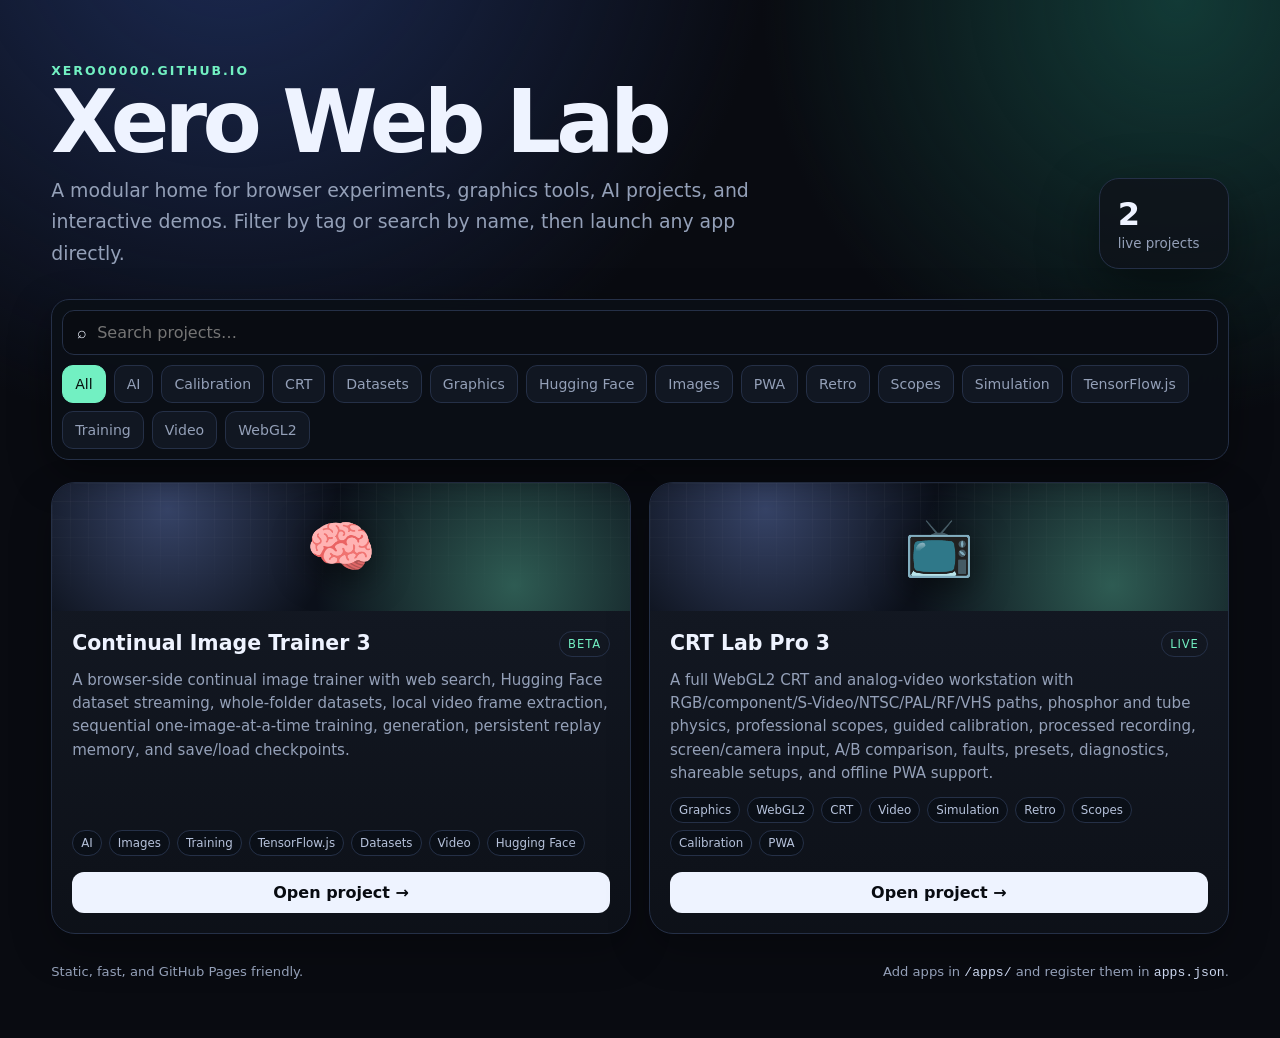
<file: index.html>
<!doctype html>
<html lang="en">
<head>
<meta charset="utf-8">
<meta name="viewport" content="width=device-width,initial-scale=1,viewport-fit=cover">
<meta name="theme-color" content="#090b11">
<title>Xero Web Lab</title>
<style>
:root{color-scheme:dark;--bg:#090b11;--panel:#10141d;--panel2:#151b27;--text:#eef3ff;--muted:#94a0b8;--line:#253047;--accent:#8ba8ff;--accent2:#72f0c2;--shadow:0 20px 60px #0007}*{box-sizing:border-box}html,body{margin:0;min-height:100%;background:radial-gradient(circle at 18% -10%,#1c2b55 0,transparent 34rem),radial-gradient(circle at 92% 0,#123a36 0,transparent 26rem),var(--bg);color:var(--text);font-family:Inter,ui-sans-serif,system-ui,-apple-system,BlinkMacSystemFont,"Segoe UI",sans-serif}body{padding:clamp(18px,4vw,52px)}a{color:inherit}.shell{width:min(1180px,100%);margin:auto}.hero{display:grid;grid-template-columns:1fr auto;gap:24px;align-items:end;margin:12px 0 30px}.eyebrow{font-size:.78rem;letter-spacing:.16em;text-transform:uppercase;color:var(--accent2);font-weight:800}.hero h1{font-size:clamp(2.5rem,8vw,5.4rem);line-height:.92;letter-spacing:-.055em;margin:.3rem 0 .8rem}.hero p{max-width:700px;margin:0;color:var(--muted);font-size:clamp(1rem,2vw,1.18rem);line-height:1.65}.count{border:1px solid var(--line);background:#0e121acc;border-radius:20px;padding:16px 18px;min-width:130px;box-shadow:var(--shadow)}.count strong{font-size:2rem;display:block}.count span{color:var(--muted);font-size:.84rem}.toolbar{position:sticky;top:12px;z-index:5;display:flex;gap:10px;flex-wrap:wrap;padding:10px;background:#0b0f17dd;border:1px solid var(--line);border-radius:18px;backdrop-filter:blur(18px);box-shadow:0 14px 40px #0006}.search{flex:1 1 260px;display:flex;align-items:center;gap:10px;padding:0 14px;border:1px solid var(--line);border-radius:12px;background:#090c12}.search input{width:100%;border:0;outline:0;background:transparent;color:var(--text);font:inherit;padding:12px 0}.tags{display:flex;gap:8px;flex-wrap:wrap}.tag-btn{border:1px solid var(--line);background:#111722;color:var(--muted);padding:10px 12px;border-radius:11px;cursor:pointer;font:inherit;font-size:.88rem}.tag-btn:hover,.tag-btn.active{color:#07100d;background:var(--accent2);border-color:var(--accent2)}.grid{display:grid;grid-template-columns:repeat(auto-fit,minmax(min(100%,320px),1fr));gap:18px;margin-top:22px}.card{min-height:290px;border:1px solid var(--line);border-radius:24px;overflow:hidden;background:linear-gradient(180deg,#151b27ee,#0d1119ee);box-shadow:0 16px 40px #0004;display:flex;flex-direction:column;transition:transform .18s ease,border-color .18s ease}.card:hover{transform:translateY(-3px);border-color:#52658e}.art{height:128px;display:grid;place-items:center;position:relative;overflow:hidden;background:radial-gradient(circle at 20% 20%,#8ba8ff55,transparent 36%),radial-gradient(circle at 80% 80%,#72f0c255,transparent 42%),#0c111b}.art::after{content:"";position:absolute;inset:0;background-image:linear-gradient(#ffffff08 1px,transparent 1px),linear-gradient(90deg,#ffffff08 1px,transparent 1px);background-size:18px 18px;mask-image:linear-gradient(to bottom,#000,transparent)}.glyph{font-size:3.5rem;filter:drop-shadow(0 8px 18px #0009);z-index:1}.body{padding:20px;display:flex;flex-direction:column;gap:12px;flex:1}.row{display:flex;align-items:flex-start;justify-content:space-between;gap:12px}.body h2{margin:0;font-size:1.28rem}.status{font-size:.72rem;text-transform:uppercase;letter-spacing:.08em;padding:5px 8px;border-radius:999px;border:1px solid var(--line);color:var(--accent2)}.body p{margin:0;color:var(--muted);line-height:1.55;font-size:.94rem}.chips{display:flex;flex-wrap:wrap;gap:7px;margin-top:auto}.chip{font-size:.74rem;color:#b6c2db;background:#0a0f17;border:1px solid var(--line);padding:5px 8px;border-radius:999px}.open{margin-top:4px;display:inline-flex;align-items:center;justify-content:center;text-decoration:none;font-weight:800;background:var(--text);color:#080b11;border-radius:12px;padding:11px 14px}.empty{grid-column:1/-1;border:1px dashed var(--line);border-radius:20px;color:var(--muted);padding:46px;text-align:center}.footer{margin:30px 0 8px;color:var(--muted);font-size:.82rem;display:flex;justify-content:space-between;gap:18px;flex-wrap:wrap}.footer code{color:#cbd6ee}@media(max-width:650px){body{padding:18px}.hero{grid-template-columns:1fr}.count{display:none}.toolbar{top:8px}.card{min-height:270px}}
</style>
</head>
<body>
<main class="shell">
  <section class="hero">
    <div>
      <div class="eyebrow">xero00000.github.io</div>
      <h1>Xero Web Lab</h1>
      <p>A modular home for browser experiments, graphics tools, AI projects, and interactive demos. Filter by tag or search by name, then launch any app directly.</p>
    </div>
    <div class="count"><strong id="appCount">—</strong><span>live projects</span></div>
  </section>

  <section class="toolbar" aria-label="Project filters">
    <label class="search" aria-label="Search projects"><span>⌕</span><input id="search" type="search" placeholder="Search projects…" autocomplete="off"></label>
    <div class="tags" id="tags"></div>
  </section>

  <section class="grid" id="grid" aria-live="polite"><div class="empty">Loading project registry…</div></section>
  <footer class="footer"><span>Static, fast, and GitHub Pages friendly.</span><span>Add apps in <code>/apps/</code> and register them in <code>apps.json</code>.</span></footer>
</main>
<script>
const glyphs={"image-trainer":"🧠","retro-pvm":"📺"};
let apps=[],activeTag="All";
const grid=document.querySelector('#grid'),tagsEl=document.querySelector('#tags'),search=document.querySelector('#search');
const esc=s=>String(s??'').replace(/[&<>'"]/g,c=>({'&':'&amp;','<':'&lt;','>':'&gt;',"'":'&#39;','"':'&quot;'}[c]));
function renderTags(){const tags=['All',...new Set(apps.flatMap(a=>a.tags||[]))].sort((a,b)=>a==='All'?-1:b==='All'?1:a.localeCompare(b));tagsEl.innerHTML=tags.map(t=>`<button class="tag-btn ${t===activeTag?'active':''}" data-tag="${esc(t)}">${esc(t)}</button>`).join('');tagsEl.querySelectorAll('button').forEach(b=>b.onclick=()=>{activeTag=b.dataset.tag;renderTags();render()})}
function render(){const q=search.value.trim().toLowerCase();const shown=apps.filter(a=>(activeTag==='All'||(a.tags||[]).includes(activeTag))&&(!q||[a.title,a.description,...(a.tags||[])].join(' ').toLowerCase().includes(q)));if(!shown.length){grid.innerHTML='<div class="empty">No projects match that filter.</div>';return}grid.innerHTML=shown.map(a=>`<article class="card"><div class="art"><div class="glyph">${glyphs[a.id]||'✦'}</div></div><div class="body"><div class="row"><h2>${esc(a.title)}</h2><span class="status">${esc(a.status||'live')}</span></div><p>${esc(a.description)}</p><div class="chips">${(a.tags||[]).map(t=>`<span class="chip">${esc(t)}</span>`).join('')}</div><a class="open" href="${esc(a.path)}">Open project →</a></div></article>`).join('')}
search.addEventListener('input',render);
fetch('./apps.json',{cache:'no-store'}).then(r=>{if(!r.ok)throw Error(`HTTP ${r.status}`);return r.json()}).then(data=>{apps=data.filter(a=>a&&a.path&&a.title);document.querySelector('#appCount').textContent=apps.length;renderTags();render()}).catch(err=>{grid.innerHTML=`<div class="empty">Could not load apps.json: ${esc(err.message)}</div>`});
</script>
</body>
</html>
</file>
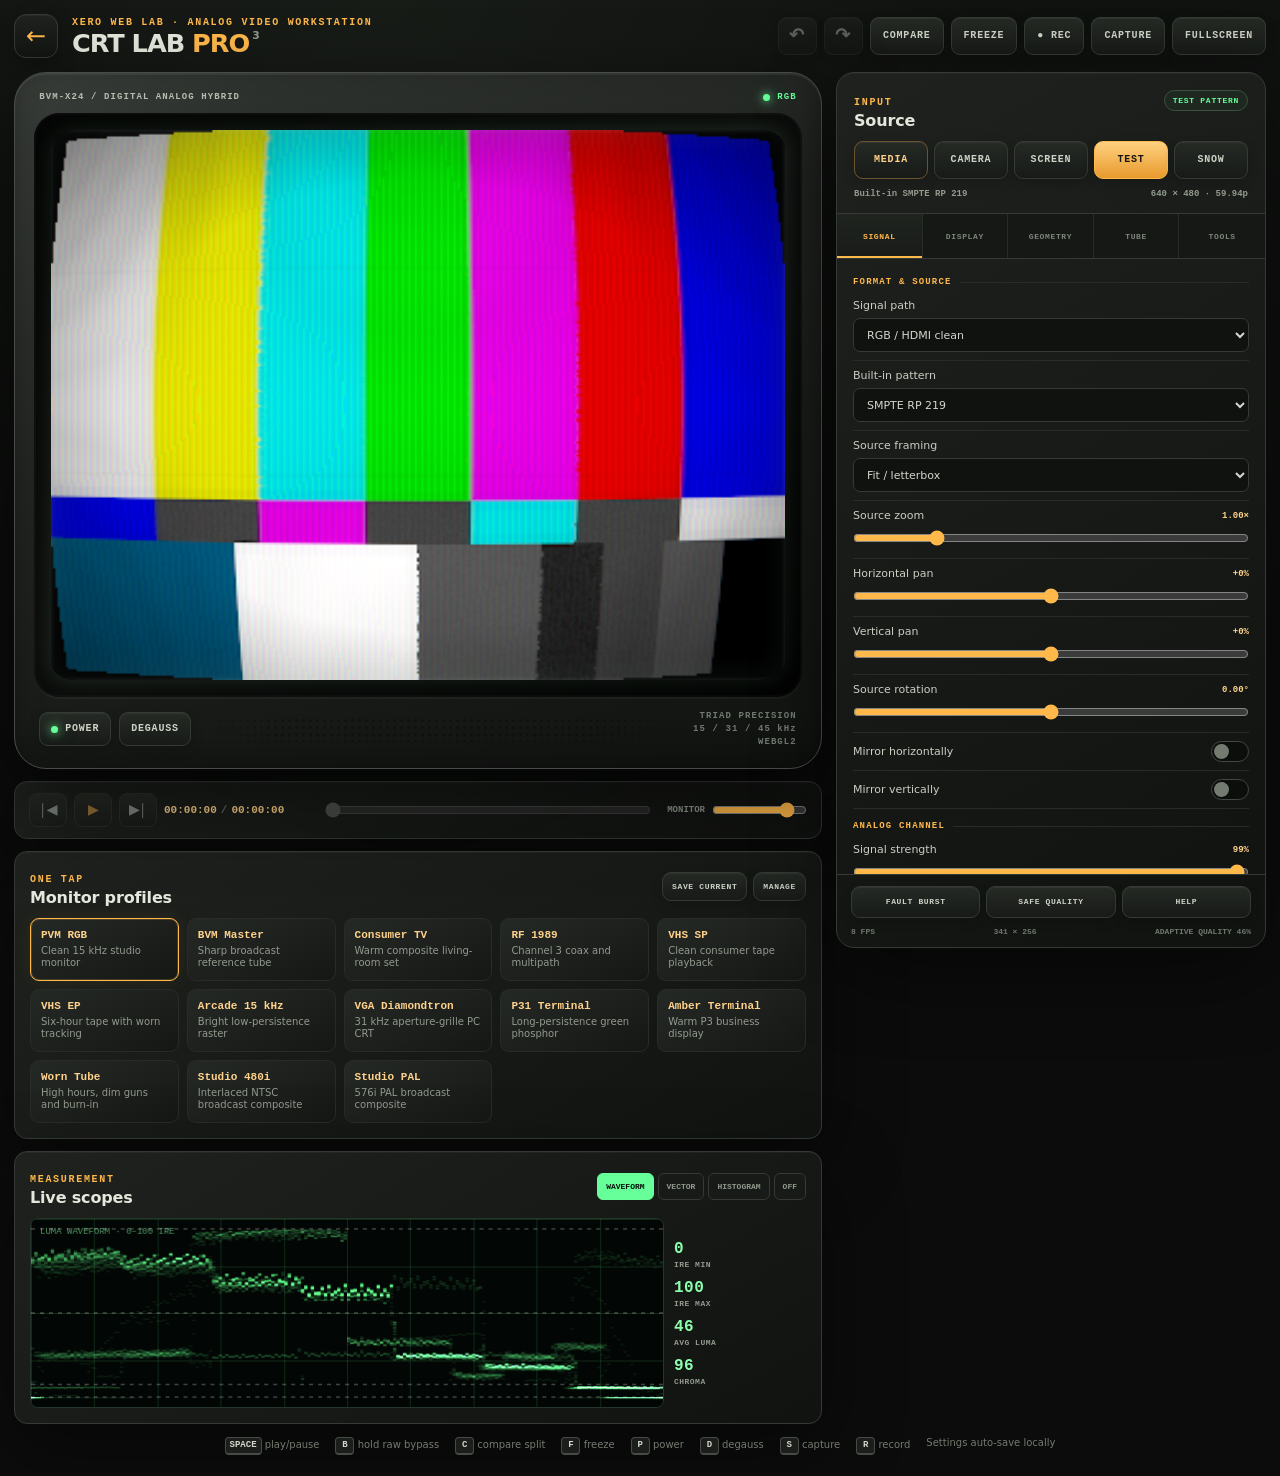
<file: apps/retro-pvm/index.html>
<!DOCTYPE html>
<html lang="en">
<head>
  <meta charset="UTF-8" />
  <meta name="viewport" content="width=device-width, initial-scale=1, viewport-fit=cover" />
  <meta name="theme-color" content="#0d0e0d" />
  <meta name="color-scheme" content="dark" />
  <meta name="description" content="CRT Lab Pro is a GPU-accelerated analog video and cathode-ray tube simulator with calibration patterns, scopes, recording, and monitor presets." />
  <title>CRT Lab Pro — Xero Web Lab</title>
  <link rel="manifest" href="manifest.webmanifest" />
  <link rel="icon" href="icon.svg" type="image/svg+xml" />
  <link rel="stylesheet" href="style.css" />
</head>
<body>
<div class="app-shell" id="appShell">
    <header class="topbar">
      <div class="brand-wrap">
        <a class="home-link" href="../../" aria-label="Back to project hub">←</a>
        <div>
          <div class="eyebrow">XERO WEB LAB · ANALOG VIDEO WORKSTATION</div>
          <h1>CRT LAB <span>PRO</span><sup>3</sup></h1>
        </div>
      </div>
      <div class="top-actions" role="toolbar" aria-label="Main actions">
        <button class="pill-btn compact" id="undoBtn" title="Undo last adjustment" aria-label="Undo">↶</button>
        <button class="pill-btn compact" id="redoBtn" title="Redo adjustment" aria-label="Redo">↷</button>
        <button class="pill-btn" id="compareBtn" title="Toggle split comparison; hold B for full bypass">COMPARE</button>
        <button class="pill-btn" id="freezeBtn" title="Freeze the current raster">FREEZE</button>
        <button class="pill-btn record" id="recordBtn" title="Record processed output">● REC</button>
        <button class="pill-btn" id="screenshotBtn" title="Save rendered CRT frame">CAPTURE</button>
        <button class="pill-btn" id="fullscreenBtn">FULLSCREEN</button>
        <button class="pill-btn hidden" id="installBtn">INSTALL</button>
      </div>
    </header>

    <main class="workspace">
      <section class="monitor-column">
        <div class="monitor-wrap" id="monitorWrap">
          <div class="monitor-shell">
            <div class="monitor-topline">
              <span class="model-label">BVM-X24 / DIGITAL ANALOG HYBRID</span>
              <span class="signal-led"><i id="signalLed"></i><b id="signalLabel">RGB</b></span>
            </div>

            <div class="screen-bezel">
              <div class="screen-stage" id="screenStage">
                <canvas id="glcanvas" aria-label="CRT simulation output"></canvas>
                <div class="glass-glare" id="glassGlare"></div>
                <div class="glass-reflection"></div>
                <div class="compare-line" id="compareLine" aria-hidden="true"><span>RAW</span><span>CRT</span></div>
                <input class="compare-slider" id="compareSlider" type="range" min="0" max="1" step="0.001" value="0.5" aria-label="Comparison split position" />
                <div class="osd" id="osd" aria-live="polite">
                  <div class="osd-kicker" id="osdKicker">CRT LAB</div>
                  <div class="osd-main" id="osdMain">READY</div>
                  <div class="osd-sub" id="osdSub">LOAD MEDIA OR CHOOSE A SOURCE</div>
                </div>
                <div class="record-indicator" id="recordIndicator"><i></i><b>REC</b><span id="recordTime">00:00</span></div>
                <div class="drop-hint" id="dropHint">
                  <strong>DROP OR PASTE MEDIA</strong>
                  <span>image or video</span>
                </div>
                <div class="calibration-card" id="calibrationCard" role="dialog" aria-modal="false" aria-live="polite">
                  <div class="calibration-step" id="calibrationStep">STEP 1 OF 7</div>
                  <h3 id="calibrationTitle">Black level</h3>
                  <p id="calibrationText">Adjust black level until the below-black bar disappears while the next bar remains barely visible.</p>
                  <div class="calibration-actions">
                    <button id="calibrationPrev">BACK</button>
                    <button id="calibrationNext">NEXT</button>
                    <button id="calibrationExit">EXIT</button>
                  </div>
                </div>
              </div>
            </div>

            <div class="monitor-controls">
              <div class="control-cluster">
                <button class="hardware-btn" id="powerBtn"><i class="power-dot" id="powerDot"></i> POWER</button>
                <button class="hardware-btn" id="degaussBtn">DEGAUSS</button>
              </div>
              <div class="speaker-grille" aria-hidden="true"></div>
              <div class="monitor-badges">
                <span>TRIAD PRECISION</span>
                <span>15 / 31 / 45 kHz</span>
                <span>WEBGL2</span>
              </div>
            </div>
          </div>
          <div class="room-glow" id="roomGlow"></div>
        </div>

        <div class="transport panel-surface">
          <div class="transport-left">
            <button class="icon-btn" id="stepBackBtn" title="Step backward one frame">│◀</button>
            <button class="icon-btn primary" id="playBtn" title="Play / pause">▶</button>
            <button class="icon-btn" id="stepForwardBtn" title="Step forward one frame">▶│</button>
            <div class="timecode"><span id="currentTime">00:00:00</span><em>/</em><span id="durationTime">00:00:00</span></div>
          </div>
          <input id="timeline" class="timeline" type="range" min="0" max="100" step="0.01" value="0" />
          <div class="transport-right">
            <label class="volume-wrap">MONITOR <input id="volume" type="range" min="0" max="1" step="0.01" value="0.85" /></label>
          </div>
        </div>

        <div class="quick-presets panel-surface">
          <div class="section-head compact">
            <div><span class="section-kicker">ONE TAP</span><h2>Monitor profiles</h2></div>
            <div class="head-actions">
              <button class="mini-btn" id="savePresetBtn">SAVE CURRENT</button>
              <button class="mini-btn" id="managePresetsBtn">MANAGE</button>
            </div>
          </div>
          <div class="preset-strip" id="presetStrip"></div>
        </div>

        <section class="scopes panel-surface" id="scopesPanel">
          <div class="section-head compact">
            <div><span class="section-kicker">MEASUREMENT</span><h2>Live scopes</h2></div>
            <div class="scope-tabs" id="scopeTabs">
              <button class="active" data-scope="waveform">WAVEFORM</button>
              <button data-scope="vectorscope">VECTOR</button>
              <button data-scope="histogram">HISTOGRAM</button>
              <button data-scope="off">OFF</button>
            </div>
          </div>
          <div class="scope-grid">
            <canvas id="scopeCanvas" width="960" height="240" aria-label="Video measurement scope"></canvas>
            <div class="scope-readout" id="scopeReadout">
              <span><b id="ireMin">0</b> IRE MIN</span>
              <span><b id="ireMax">100</b> IRE MAX</span>
              <span><b id="lumaAvg">50</b> AVG LUMA</span>
              <span><b id="chromaPeak">0</b> CHROMA</span>
            </div>
          </div>
        </section>
      </section>

      <aside class="inspector panel-surface">
        <div class="source-block">
          <div class="section-head">
            <div><span class="section-kicker">INPUT</span><h2>Source</h2></div>
            <span class="source-status" id="sourceStatus">TEST PATTERN</span>
          </div>
          <div class="source-actions">
            <button class="source-btn primary" id="loadMediaBtn">MEDIA</button>
            <button class="source-btn" id="cameraBtn">CAMERA</button>
            <button class="source-btn" id="screenBtn">SCREEN</button>
            <button class="source-btn" id="testBtn">TEST</button>
            <button class="source-btn" id="snowBtn">SNOW</button>
          </div>
          <input id="mediaInput" type="file" accept="image/*,video/*" hidden />
          <video id="sourceVideo" playsinline loop hidden></video>
          <div class="source-meta" id="sourceMeta">
            <span id="sourceName">Built-in SMPTE RP 219</span>
            <span id="sourceResolution">640 × 480 · 59.94p</span>
          </div>
        </div>

        <nav class="tabs" id="tabs" aria-label="CRT settings">
          <button class="tab active" data-tab="signal">SIGNAL</button>
          <button class="tab" data-tab="display">DISPLAY</button>
          <button class="tab" data-tab="geometry">GEOMETRY</button>
          <button class="tab" data-tab="tube">TUBE</button>
          <button class="tab" data-tab="tools">TOOLS</button>
        </nav>

        <div class="control-scroll">
          <div class="control-page active" data-page="signal" id="signalControls"></div>
          <div class="control-page" data-page="display" id="displayControls"></div>
          <div class="control-page" data-page="geometry" id="geometryControls"></div>
          <div class="control-page" data-page="tube" id="tubeControls"></div>
          <div class="control-page tools-page" data-page="tools" id="toolsControls">
            <section class="tool-card">
              <h3>Calibration assistant</h3>
              <p>Walk through PLUGE, overscan, geometry, convergence, color and focus patterns.</p>
              <button class="wide-btn" id="calibrateBtn">START GUIDED CALIBRATION</button>
            </section>
            <section class="tool-card">
              <h3>Output</h3>
              <div class="tool-grid">
                <button id="toolScreenshotBtn">CAPTURE PNG</button>
                <button id="toolRecordBtn">RECORD WEBM</button>
                <button id="copyFrameBtn">COPY FRAME</button>
                <button id="shareFrameBtn">SHARE FRAME</button>
                <button id="shareSetupBtn">SHARE SETUP LINK</button>
              </div>
            </section>
            <section class="tool-card">
              <h3>System diagnostics</h3>
              <pre id="diagnosticsText">Collecting GPU capabilities…</pre>
              <button class="wide-btn" id="copyDiagnosticsBtn">COPY DIAGNOSTICS</button>
            </section>
            <section class="tool-card">
              <h3>Data and recovery</h3>
              <div class="tool-grid">
                <button id="exportBtn">EXPORT SETTINGS</button>
                <button id="importBtn">IMPORT SETTINGS</button>
                <button id="resetBtn">FACTORY RESET</button>
                <button id="clearStorageBtn">CLEAR LOCAL DATA</button>
              </div>
              <input id="settingsInput" type="file" accept="application/json,.json" hidden />
            </section>
          </div>
        </div>

        <div class="inspector-footer">
          <div class="footer-row">
            <button class="footer-btn" id="randomFaultBtn">FAULT BURST</button>
            <button class="footer-btn" id="safeModeBtn">SAFE QUALITY</button>
            <button class="footer-btn" id="helpBtn">HELP</button>
          </div>
          <div class="perf-row">
            <span id="fpsLabel">60 FPS</span>
            <span id="renderLabel">960 × 720</span>
            <span id="gpuLabel">GPU CRT PIPELINE</span>
          </div>
        </div>
      </aside>
    </main>

    <footer class="footer-help">
      <span><kbd>SPACE</kbd> play/pause</span>
      <span><kbd>B</kbd> hold raw bypass</span>
      <span><kbd>C</kbd> compare split</span>
      <span><kbd>F</kbd> freeze</span>
      <span><kbd>P</kbd> power</span>
      <span><kbd>D</kbd> degauss</span>
      <span><kbd>S</kbd> capture</span>
      <span><kbd>R</kbd> record</span>
      <span>Settings auto-save locally</span>
    </footer>
  </div>

  <dialog class="preset-dialog" id="presetDialog">
    <form method="dialog">
      <div class="dialog-head"><h2>Custom monitor profiles</h2><button value="cancel" aria-label="Close">×</button></div>
      <div id="customPresetList" class="custom-preset-list"></div>
      <div class="dialog-actions"><button value="cancel">DONE</button></div>
    </form>
  </dialog>

  <dialog class="help-dialog" id="helpDialog">
    <form method="dialog">
      <div class="dialog-head"><h2>CRT Lab Pro controls</h2><button value="cancel" aria-label="Close">×</button></div>
      <div class="help-content">
        <p>Load, paste, drag, capture a camera, or share a screen. Every source is rendered through the same two-pass analog signal and tube pipeline.</p>
        <p><strong>Compare</strong> reveals the raw source left of the movable split. Hold <kbd>B</kbd> for a full temporary bypass.</p>
        <p><strong>Record</strong> exports a processed WebM or MP4 where the browser supports it. Source audio is included when the browser exposes an audio capture track.</p>
        <p>Use the calibration assistant and scopes for repeatable monitor setup. Export settings to move a profile between devices, or Share Setup to encode the exact calibration into a URL.</p>
      </div>
      <div class="dialog-actions"><button value="cancel">CLOSE</button></div>
    </form>
  </dialog>
  <script type="module" src="crt-app.js"></script>
</body>
</html>
</file>
<file: apps/retro-pvm/style.css>
:root {
  color-scheme: dark;
  --bg: #0b0c0b;
  --panel: #151715;
  --panel-2: #1b1e1b;
  --panel-3: #232622;
  --line: #343a34;
  --line-soft: #272c27;
  --text: #e3e7dc;
  --muted: #929a8e;
  --amber: #ffb84a;
  --amber-2: #ffd28b;
  --green: #66ff9a;
  --red: #ff5d5d;
  --blue: #70b7ff;
  --shadow: 0 24px 80px rgba(0, 0, 0, .45);
  --radius: 18px;
  --glare: .18;
  --room-glow: .22;
  --safe-top: env(safe-area-inset-top, 0px);
  --safe-right: env(safe-area-inset-right, 0px);
  --safe-bottom: env(safe-area-inset-bottom, 0px);
  --safe-left: env(safe-area-inset-left, 0px);
}
* { box-sizing: border-box; }
html, body { min-height: 100%; }
html { background: var(--bg); }
body { margin: 0; min-width: 320px; background: radial-gradient(circle at 30% 0%, rgba(105, 128, 96, .09), transparent 38rem), linear-gradient(180deg, #101210, var(--bg) 42%); color: var(--text); font-family: Inter, ui-sans-serif, system-ui, -apple-system, BlinkMacSystemFont, "Segoe UI", sans-serif; overflow-x: hidden; }
button, input, select { font: inherit; }
button, select, input[type="range"] { accent-color: var(--amber); }
button { color: inherit; }
button:focus-visible, input:focus-visible, select:focus-visible, a:focus-visible { outline: 2px solid var(--amber); outline-offset: 2px; }
button:disabled, input:disabled { opacity: .4; cursor: not-allowed; }
.hidden { display: none !important; }
.app-shell { width: min(1780px, 100%); margin: 0 auto; padding: calc(14px + var(--safe-top)) calc(14px + var(--safe-right)) calc(18px + var(--safe-bottom)) calc(14px + var(--safe-left)); }
.topbar { display: flex; align-items: center; justify-content: space-between; gap: 18px; margin-bottom: 14px; }
.brand-wrap { display: flex; align-items: center; gap: 14px; min-width: 0; }
.home-link { width: 44px; height: 44px; display: grid; place-items: center; border: 1px solid var(--line); border-radius: 12px; background: linear-gradient(#20231f, #121412); color: var(--amber); text-decoration: none; font-size: 24px; box-shadow: inset 0 1px rgba(255,255,255,.04), 0 8px 20px rgba(0,0,0,.25); }
.eyebrow, .section-kicker { color: var(--amber); font: 700 10px/1.2 ui-monospace, SFMono-Regular, Menlo, Consolas, monospace; letter-spacing: .17em; }
h1 { margin: 2px 0 0; font-size: clamp(22px, 2vw, 34px); line-height: .95; letter-spacing: -.04em; }
h1 span { color: var(--amber); }
h1 sup { color: var(--muted); font-size: .42em; margin-left: 3px; vertical-align: top; }
.top-actions { display: flex; align-items: center; justify-content: flex-end; gap: 7px; flex-wrap: wrap; }
.pill-btn, .mini-btn, .footer-btn, .source-btn, .hardware-btn, .wide-btn, .tool-grid button, .calibration-actions button, .dialog-actions button { border: 1px solid var(--line); background: linear-gradient(180deg, #262a25, #171a17); border-radius: 9px; min-height: 38px; padding: 0 12px; color: #cdd3c7; font: 750 10px/1 ui-monospace, SFMono-Regular, Menlo, Consolas, monospace; letter-spacing: .08em; cursor: pointer; box-shadow: inset 0 1px rgba(255,255,255,.05), 0 4px 12px rgba(0,0,0,.18); transition: border-color .15s, color .15s, background .15s, transform .1s; }
.pill-btn:hover, .mini-btn:hover, .footer-btn:hover, .source-btn:hover, .hardware-btn:hover, .wide-btn:hover, .tool-grid button:hover, .calibration-actions button:hover, .dialog-actions button:hover { border-color: #626b60; color: white; }
.pill-btn:active, .source-btn:active, .hardware-btn:active { transform: translateY(1px); }
.pill-btn.active, .source-btn.active, .footer-btn.active, .mini-btn.active { color: #17130d; border-color: var(--amber); background: linear-gradient(180deg, #ffd17f, #e89a2d); }
.pill-btn.record.recording { color: white; border-color: var(--red); background: linear-gradient(#c93f3f, #802323); }
.pill-btn.compact { min-width: 39px; padding: 0 9px; font-size: 18px; }
.workspace { display: grid; grid-template-columns: minmax(0, 1fr) minmax(330px, 430px); gap: 14px; align-items: start; }
.monitor-column { min-width: 0; display: grid; gap: 12px; }
.panel-surface { background: linear-gradient(150deg, rgba(31,34,30,.98), rgba(17,19,17,.98)); border: 1px solid var(--line); border-radius: var(--radius); box-shadow: var(--shadow), inset 0 1px rgba(255,255,255,.035); }
.monitor-wrap { position: relative; isolation: isolate; }
.monitor-shell { position: relative; z-index: 2; padding: clamp(12px, 1.5vw, 22px); border: 1px solid #474c46; border-radius: clamp(20px, 2.5vw, 34px); background: linear-gradient(110deg, rgba(255,255,255,.035), transparent 25%), linear-gradient(160deg, #323632 0%, #1f221f 42%, #111311 100%); box-shadow: inset 0 2px 1px rgba(255,255,255,.07), inset 0 -10px 30px rgba(0,0,0,.33), 0 30px 80px rgba(0,0,0,.58); }
.monitor-topline { display: flex; justify-content: space-between; align-items: center; gap: 10px; margin: 0 5px 10px; }
.model-label, .monitor-badges, .signal-led { color: #b5bdb1; font: 700 9px/1.2 ui-monospace, SFMono-Regular, Menlo, Consolas, monospace; letter-spacing: .12em; }
.signal-led { display: flex; align-items: center; gap: 7px; color: var(--green); }
.signal-led i, .power-dot { width: 7px; height: 7px; border-radius: 50%; background: var(--green); box-shadow: 0 0 10px var(--green), 0 0 22px rgba(102,255,154,.4); }
.signal-led i.off, .power-dot.off { background: #532b24; box-shadow: none; }
.screen-bezel { padding: clamp(10px, 1.3vw, 18px); border-radius: clamp(20px, 2vw, 30px); background: linear-gradient(145deg, #080a08, #171a17 50%, #050605); box-shadow: inset 0 0 0 2px rgba(255,255,255,.025), inset 0 0 36px #000, 0 2px rgba(255,255,255,.04); }
.screen-stage { position: relative; width: 100%; aspect-ratio: 4 / 3; overflow: hidden; border-radius: clamp(13px, 2vw, 28px) / clamp(10px, 1.5vw, 23px); background: #000; box-shadow: inset 0 0 60px rgba(0,0,0,.9), inset 0 0 0 1px rgba(180,220,190,.1), 0 0 calc(90px * var(--room-glow)) rgba(123, 204, 154, calc(var(--room-glow) * .38)); touch-action: none; }
#glcanvas { display: block; width: 100%; height: 100%; background: #000; }
.glass-glare, .glass-reflection { position: absolute; inset: 0; pointer-events: none; }
.glass-glare { opacity: var(--glare); background: radial-gradient(ellipse at 18% 0%, rgba(255,255,255,.25), rgba(255,255,255,.04) 20%, transparent 48%), linear-gradient(112deg, transparent 35%, rgba(255,255,255,.07) 49%, transparent 61%); mix-blend-mode: screen; }
.glass-reflection { box-shadow: inset 0 0 35px rgba(170,210,185,.08), inset 0 0 5px rgba(255,255,255,.12); background: radial-gradient(ellipse at center, transparent 58%, rgba(0,0,0,.35) 100%); }
.room-glow { position: absolute; z-index: 0; inset: 8% 5% -8%; filter: blur(45px); background: radial-gradient(ellipse, rgba(101, 218, 146, calc(var(--room-glow) * .48)), transparent 70%); pointer-events: none; }
.monitor-controls { display: grid; grid-template-columns: auto 1fr auto; align-items: center; gap: 18px; padding: 14px 5px 1px; }
.control-cluster { display: flex; gap: 8px; }
.hardware-btn { min-height: 34px; padding-inline: 11px; display: flex; align-items: center; gap: 7px; }
.speaker-grille { height: 25px; opacity: .45; background-image: radial-gradient(circle, #080908 1px, transparent 1.6px); background-size: 7px 7px; mask-image: linear-gradient(90deg, transparent, #000 15%, #000 85%, transparent); }
.monitor-badges { display: flex; flex-direction: column; text-align: right; gap: 2px; color: #717a70; }
.osd { position: absolute; left: 4.5%; top: 5%; min-width: min(390px, 70%); padding: 13px 16px; border: 1px solid rgba(124, 255, 170, .45); background: rgba(0, 12, 4, .72); color: #b8ffca; font-family: ui-monospace, SFMono-Regular, Menlo, Consolas, monospace; box-shadow: 0 0 30px rgba(0,0,0,.5), inset 0 0 24px rgba(45,255,105,.05); opacity: 0; transform: translateY(-8px); transition: .18s ease; pointer-events: none; }
.osd.show { opacity: 1; transform: none; }
.osd-kicker { font-size: 9px; letter-spacing: .2em; opacity: .65; }
.osd-main { margin-top: 3px; font-size: clamp(17px, 2vw, 28px); font-weight: 800; text-shadow: 0 0 10px rgba(100,255,150,.45); }
.osd-sub { margin-top: 2px; font-size: 10px; opacity: .8; white-space: nowrap; overflow: hidden; text-overflow: ellipsis; }
.drop-hint { position: absolute; inset: 4%; z-index: 8; display: grid; place-content: center; text-align: center; border: 2px dashed rgba(255,184,74,.75); border-radius: 20px; background: rgba(12,9,4,.82); color: var(--amber); opacity: 0; transform: scale(.98); pointer-events: none; transition: .15s; }
.drop-hint.show { opacity: 1; transform: none; }
.drop-hint strong { font: 800 24px ui-monospace, monospace; letter-spacing: .08em; }
.drop-hint span { color: var(--amber-2); margin-top: 4px; }
.compare-slider { position: absolute; inset: 0; width: 100%; height: 100%; opacity: 0; cursor: ew-resize; z-index: 6; display: none; }
.compare-line { --split: 50%; position: absolute; z-index: 5; top: 0; bottom: 0; left: var(--split); width: 2px; display: none; background: rgba(255,255,255,.88); box-shadow: 0 0 12px rgba(0,0,0,.8); pointer-events: none; }
.compare-line::after { content: ""; position: absolute; width: 22px; height: 42px; left: -10px; top: calc(50% - 21px); border: 1px solid white; border-radius: 6px; background: rgba(0,0,0,.65); }
.compare-line span { position: absolute; top: 10px; padding: 4px 7px; background: rgba(0,0,0,.7); color: white; font: 800 9px ui-monospace, monospace; letter-spacing: .12em; }
.compare-line span:first-child { right: 9px; }
.compare-line span:last-child { left: 9px; }
.screen-stage.comparing .compare-slider, .screen-stage.comparing .compare-line { display: block; }
.record-indicator { position: absolute; z-index: 5; right: 4%; top: 5%; display: none; align-items: center; gap: 7px; padding: 7px 10px; background: rgba(50,0,0,.7); border: 1px solid rgba(255,80,80,.7); color: #fff; font: 800 10px ui-monospace, monospace; }
.record-indicator.show { display: flex; }
.record-indicator i { width: 8px; height: 8px; border-radius: 50%; background: var(--red); animation: recBlink 1s steps(1) infinite; }
@keyframes recBlink { 50% { opacity: .25; } }
.calibration-card { position: absolute; z-index: 9; left: 50%; bottom: 5%; transform: translateX(-50%); width: min(560px, 88%); padding: 16px; border: 1px solid rgba(255,184,74,.7); border-radius: 10px; background: rgba(11,12,10,.93); box-shadow: 0 18px 60px rgba(0,0,0,.6); display: none; }
.calibration-card.show { display: block; }
.calibration-step { color: var(--amber); font: 800 9px ui-monospace, monospace; letter-spacing: .16em; }
.calibration-card h3 { margin: 5px 0; font-size: 20px; }
.calibration-card p { margin: 0; color: #c1c8bc; font-size: 13px; line-height: 1.45; }
.calibration-actions { display: flex; justify-content: flex-end; gap: 7px; margin-top: 12px; }
.calibration-actions button { min-height: 32px; }
.transport { display: grid; grid-template-columns: auto minmax(120px, 1fr) auto; align-items: center; gap: 16px; padding: 11px 14px; border-radius: 13px; }
.transport-left, .transport-right { display: flex; align-items: center; gap: 7px; }
.icon-btn { width: 38px; height: 34px; border: 1px solid var(--line); border-radius: 8px; background: linear-gradient(#292d28, #151815); color: #dce1d7; cursor: pointer; font: 800 13px ui-monospace, monospace; }
.icon-btn.primary { color: var(--amber); }
.timecode { min-width: 145px; color: var(--amber-2); font: 700 11px ui-monospace, monospace; }
.timecode em { color: #646d62; font-style: normal; margin: 0 4px; }
.timeline, .volume-wrap input, .control-row input[type="range"] { min-width: 0; }
input[type="range"] { height: 24px; margin: 0; cursor: pointer; }
.volume-wrap { display: flex; align-items: center; gap: 7px; color: var(--muted); font: 700 9px ui-monospace, monospace; }
.volume-wrap input { width: 95px; }
.quick-presets, .scopes { padding: 15px; border-radius: 13px; }
.section-head { display: flex; align-items: flex-start; justify-content: space-between; gap: 12px; margin-bottom: 11px; }
.section-head.compact { align-items: center; }
.section-head h2 { margin: 2px 0 0; font-size: 16px; letter-spacing: -.01em; }
.head-actions { display: flex; gap: 6px; }
.mini-btn { min-height: 29px; padding: 0 9px; font-size: 8px; }
.preset-strip { display: grid; grid-template-columns: repeat(auto-fit, minmax(130px, 1fr)); gap: 8px; }
.preset-btn { min-height: 62px; padding: 10px; text-align: left; border: 1px solid var(--line-soft); border-radius: 9px; background: linear-gradient(155deg, #252925, #151715); color: #d1d7cc; cursor: pointer; transition: .15s; }
.preset-btn:hover { border-color: #5a6458; transform: translateY(-1px); }
.preset-btn.active { border-color: var(--amber); box-shadow: inset 0 0 0 1px rgba(255,184,74,.2), 0 0 20px rgba(255,184,74,.08); }
.preset-btn strong { display: block; font: 800 11px ui-monospace, monospace; color: var(--amber-2); }
.preset-btn span { display: block; margin-top: 4px; font-size: 10px; color: var(--muted); line-height: 1.25; }
.preset-btn.custom strong::after { content: " CUSTOM"; color: var(--green); font-size: 7px; }
.scope-tabs { display: flex; flex-wrap: wrap; gap: 4px; }
.scope-tabs button { border: 1px solid var(--line); border-radius: 6px; min-height: 27px; padding: 0 8px; background: #171a17; color: var(--muted); font: 700 8px ui-monospace, monospace; cursor: pointer; }
.scope-tabs button.active { color: #07110a; background: var(--green); border-color: var(--green); }
.scope-grid { display: grid; grid-template-columns: minmax(0,1fr) 132px; gap: 10px; }
#scopeCanvas { width: 100%; height: 190px; border: 1px solid #27362b; border-radius: 8px; background: #030704; }
.scope-readout { display: grid; align-content: center; gap: 10px; }
.scope-readout span { color: var(--muted); font: 700 8px ui-monospace, monospace; letter-spacing: .06em; }
.scope-readout b { display: block; color: #8cffae; font-size: 16px; margin-bottom: 2px; }
.scopes.scope-off .scope-grid { display: none; }
.inspector { position: sticky; top: 12px; max-height: calc(100vh - 24px); display: grid; grid-template-rows: auto auto minmax(0,1fr) auto; overflow: hidden; }
.source-block { padding: 17px 17px 14px; border-bottom: 1px solid var(--line); }
.source-status { align-self: flex-start; border: 1px solid #3b5240; border-radius: 99px; padding: 5px 8px; color: var(--green); background: rgba(66,154,88,.08); font: 800 8px ui-monospace, monospace; letter-spacing: .09em; }
.source-actions { display: grid; grid-template-columns: repeat(5, 1fr); gap: 6px; }
.source-btn { min-width: 0; padding-inline: 4px; }
.source-btn.primary { border-color: #6d542e; color: var(--amber-2); }
.source-meta { display: flex; justify-content: space-between; gap: 8px; margin-top: 10px; color: var(--muted); font: 600 9px ui-monospace, monospace; }
.source-meta span { min-width: 0; overflow: hidden; text-overflow: ellipsis; white-space: nowrap; }
.tabs { display: grid; grid-template-columns: repeat(5, 1fr); border-bottom: 1px solid var(--line); }
.tab { min-width: 0; min-height: 44px; border: 0; border-right: 1px solid var(--line-soft); background: #151815; color: #7d867b; font: 800 8px ui-monospace, monospace; letter-spacing: .08em; cursor: pointer; }
.tab:last-child { border-right: 0; }
.tab.active { color: var(--amber); background: linear-gradient(#20241f, #181b18); box-shadow: inset 0 -2px var(--amber); }
.control-scroll { overflow: auto; overscroll-behavior: contain; scrollbar-color: #4a5048 #151715; }
.control-page { display: none; padding: 6px 16px 18px; }
.control-page.active { display: block; }
.control-section { margin-top: 13px; }
.control-section-title { display: flex; align-items: center; gap: 8px; margin: 12px 0 4px; color: var(--amber); font: 800 9px ui-monospace, monospace; letter-spacing: .13em; }
.control-section-title::after { content: ""; height: 1px; flex: 1; background: var(--line-soft); }
.control-row { padding: 8px 0; border-bottom: 1px solid var(--line-soft); }
.control-row:last-child { border-bottom: 0; }
.control-row-head, .toggle { display: flex; justify-content: space-between; align-items: center; gap: 10px; }
.control-label { color: #c8cfc3; font-size: 11px; }
.control-value { color: var(--amber-2); font: 700 9px ui-monospace, monospace; }
.control-row input[type="range"] { width: 100%; display: block; margin-top: 4px; }
.control-row select { width: 100%; min-height: 34px; margin-top: 6px; padding: 0 9px; border: 1px solid var(--line); border-radius: 7px; background: #101210; color: #d2d8ce; font-size: 11px; }
.toggle-switch { position: relative; display: inline-flex; width: 38px; height: 21px; }
.toggle-switch input { position: absolute; opacity: 0; }
.toggle-track { width: 100%; border: 1px solid #424842; border-radius: 99px; background: #0c0e0c; transition: .15s; }
.toggle-track::after { content: ""; position: absolute; width: 15px; height: 15px; left: 3px; top: 3px; border-radius: 50%; background: #737b70; transition: .15s; }
.toggle-switch input:checked + .toggle-track { border-color: #b67a2e; background: rgba(255,184,74,.12); }
.toggle-switch input:checked + .toggle-track::after { left: 20px; background: var(--amber); box-shadow: 0 0 10px rgba(255,184,74,.4); }
.tools-page { padding-top: 13px; }
.tool-card { padding: 13px; margin-bottom: 10px; border: 1px solid var(--line-soft); border-radius: 10px; background: rgba(0,0,0,.12); }
.tool-card h3 { margin: 0 0 5px; font-size: 13px; }
.tool-card p { margin: 0 0 10px; color: var(--muted); font-size: 11px; line-height: 1.45; }
.tool-grid { display: grid; grid-template-columns: 1fr 1fr; gap: 6px; }
.tool-grid button, .wide-btn { min-height: 34px; padding-inline: 7px; }
.wide-btn { width: 100%; }
#diagnosticsText { min-height: 130px; max-height: 210px; overflow: auto; margin: 8px 0; padding: 9px; border: 1px solid #273029; border-radius: 7px; background: #090b09; color: #9bd6a8; font: 9px/1.5 ui-monospace, monospace; white-space: pre-wrap; word-break: break-word; }
.inspector-footer { border-top: 1px solid var(--line); padding: 11px 14px; }
.footer-row { display: grid; grid-template-columns: repeat(3, 1fr); gap: 6px; }
.footer-btn { min-height: 32px; padding-inline: 4px; font-size: 8px; }
.perf-row { display: flex; justify-content: space-between; gap: 8px; margin-top: 9px; color: #6f786d; font: 700 8px ui-monospace, monospace; }
.footer-help { display: flex; justify-content: center; flex-wrap: wrap; gap: 9px 16px; padding: 13px 5px 0; color: #737b70; font-size: 10px; }
kbd { display: inline-grid; place-items: center; min-width: 19px; min-height: 18px; padding: 0 4px; border: 1px solid #464c45; border-bottom-width: 2px; border-radius: 4px; background: #1b1e1b; color: #d1d7cc; font: 700 9px ui-monospace, monospace; }
.preset-dialog, .help-dialog { width: min(620px, calc(100% - 28px)); max-height: calc(100vh - 28px); padding: 0; border: 1px solid #4e564c; border-radius: 14px; background: #171a17; color: var(--text); box-shadow: 0 30px 100px #000; }
.preset-dialog::backdrop, .help-dialog::backdrop { background: rgba(0,0,0,.72); backdrop-filter: blur(5px); }
.preset-dialog form, .help-dialog form { padding: 16px; }
.dialog-head { display: flex; justify-content: space-between; align-items: center; gap: 12px; border-bottom: 1px solid var(--line); padding-bottom: 10px; }
.dialog-head h2 { margin: 0; font-size: 18px; }
.dialog-head button { width: 34px; height: 34px; border: 1px solid var(--line); border-radius: 8px; background: #20231f; color: #ddd; font-size: 20px; }
.custom-preset-list { display: grid; gap: 7px; margin: 12px 0; }
.custom-preset-item { display: grid; grid-template-columns: minmax(0,1fr) auto auto; align-items: center; gap: 7px; padding: 10px; border: 1px solid var(--line); border-radius: 8px; }
.custom-preset-item strong { overflow: hidden; text-overflow: ellipsis; }
.custom-preset-item button { min-height: 30px; border: 1px solid var(--line); border-radius: 6px; background: #242824; color: #ccc; cursor: pointer; }
.dialog-actions { display: flex; justify-content: flex-end; border-top: 1px solid var(--line); padding-top: 10px; }
.help-content { color: #b8c0b4; font-size: 13px; line-height: 1.55; }
.help-content strong { color: var(--amber-2); }
body.crt-fullscreen { overflow: hidden; background: #000; }
body.crt-fullscreen .app-shell { width: 100vw; height: 100vh; padding: 0; }
body.crt-fullscreen .topbar, body.crt-fullscreen .inspector, body.crt-fullscreen .transport, body.crt-fullscreen .quick-presets, body.crt-fullscreen .scopes, body.crt-fullscreen .footer-help { display: none; }
body.crt-fullscreen .workspace, body.crt-fullscreen .monitor-column, body.crt-fullscreen .monitor-wrap, body.crt-fullscreen .monitor-shell, body.crt-fullscreen .screen-bezel { width: 100%; height: 100%; display: block; }
body.crt-fullscreen .monitor-shell, body.crt-fullscreen .screen-bezel { padding: 0; border: 0; border-radius: 0; }
body.crt-fullscreen .monitor-topline, body.crt-fullscreen .monitor-controls, body.crt-fullscreen .room-glow { display: none; }
body.crt-fullscreen .screen-stage { width: 100vw; height: 100vh; aspect-ratio: auto; border-radius: 0; }
@media (max-width: 1180px) { .workspace { grid-template-columns: minmax(0,1fr) 360px; } .top-actions .pill-btn { padding-inline: 9px; } .scope-grid { grid-template-columns: 1fr; } .scope-readout { grid-template-columns: repeat(4,1fr); gap: 5px; } .scope-readout b { font-size: 13px; } }
@media (max-width: 900px) { .app-shell { padding-inline: max(9px, var(--safe-left)); } .topbar { align-items: flex-start; } .top-actions { max-width: 55%; } .top-actions .pill-btn:not(.record):not(#fullscreenBtn):not(#compareBtn) { display: none; } .workspace { display: block; } .inspector { position: relative; top: auto; max-height: none; margin-top: 12px; } .control-scroll { max-height: none; overflow: visible; } .control-page { min-height: 480px; } .footer-help { display: none; } }
@media (max-width: 620px) {
  .app-shell { padding-top: calc(8px + var(--safe-top)); } .topbar { margin-bottom: 8px; } .home-link { width: 38px; height: 38px; } .eyebrow { font-size: 8px; } h1 { font-size: 23px; }
  .top-actions { max-width: none; flex-wrap: nowrap; } .top-actions #fullscreenBtn { display: none; } .pill-btn { min-height: 35px; padding-inline: 8px; font-size: 8px; }
  .monitor-shell { padding: 8px; border-radius: 18px; } .monitor-topline { margin-bottom: 6px; } .model-label { max-width: 60%; overflow: hidden; white-space: nowrap; text-overflow: ellipsis; } .screen-bezel { padding: 7px; border-radius: 15px; } .screen-stage { border-radius: 10px; }
  .monitor-controls { grid-template-columns: auto 1fr; gap: 8px; padding-top: 8px; } .monitor-badges { display: none; } .hardware-btn { min-height: 31px; font-size: 8px; }
  .transport { grid-template-columns: 1fr; gap: 6px; padding: 10px; } .transport-left { justify-content: center; } .transport-right { justify-content: center; } .timecode { min-width: 125px; font-size: 9px; } .timeline { grid-row: 2; }
  .quick-presets, .scopes { padding: 12px; } .head-actions { display: none; } .preset-strip { display: flex; overflow-x: auto; scroll-snap-type: x mandatory; padding-bottom: 3px; } .preset-btn { flex: 0 0 145px; scroll-snap-align: start; }
  #scopeCanvas { height: 150px; } .scope-readout { grid-template-columns: 1fr 1fr; } .source-actions { grid-template-columns: repeat(5, minmax(0,1fr)); } .source-btn { font-size: 7px; } .source-meta { font-size: 8px; } .tabs { position: sticky; top: 0; z-index: 10; background: #151815; } .tab { font-size: 7px; letter-spacing: .03em; } .control-page { padding-inline: 13px; }
  .calibration-card { bottom: 3%; padding: 12px; } .calibration-card p { font-size: 11px; } .osd { min-width: 70%; padding: 9px 11px; } .osd-main { font-size: 17px; } .osd-sub { font-size: 8px; }
}
@media (prefers-reduced-motion: reduce) { *, *::before, *::after { animation-duration: .001ms !important; animation-iteration-count: 1 !important; transition-duration: .001ms !important; scroll-behavior: auto !important; } }
.control-row.context-hidden { display: none; }
</file>
